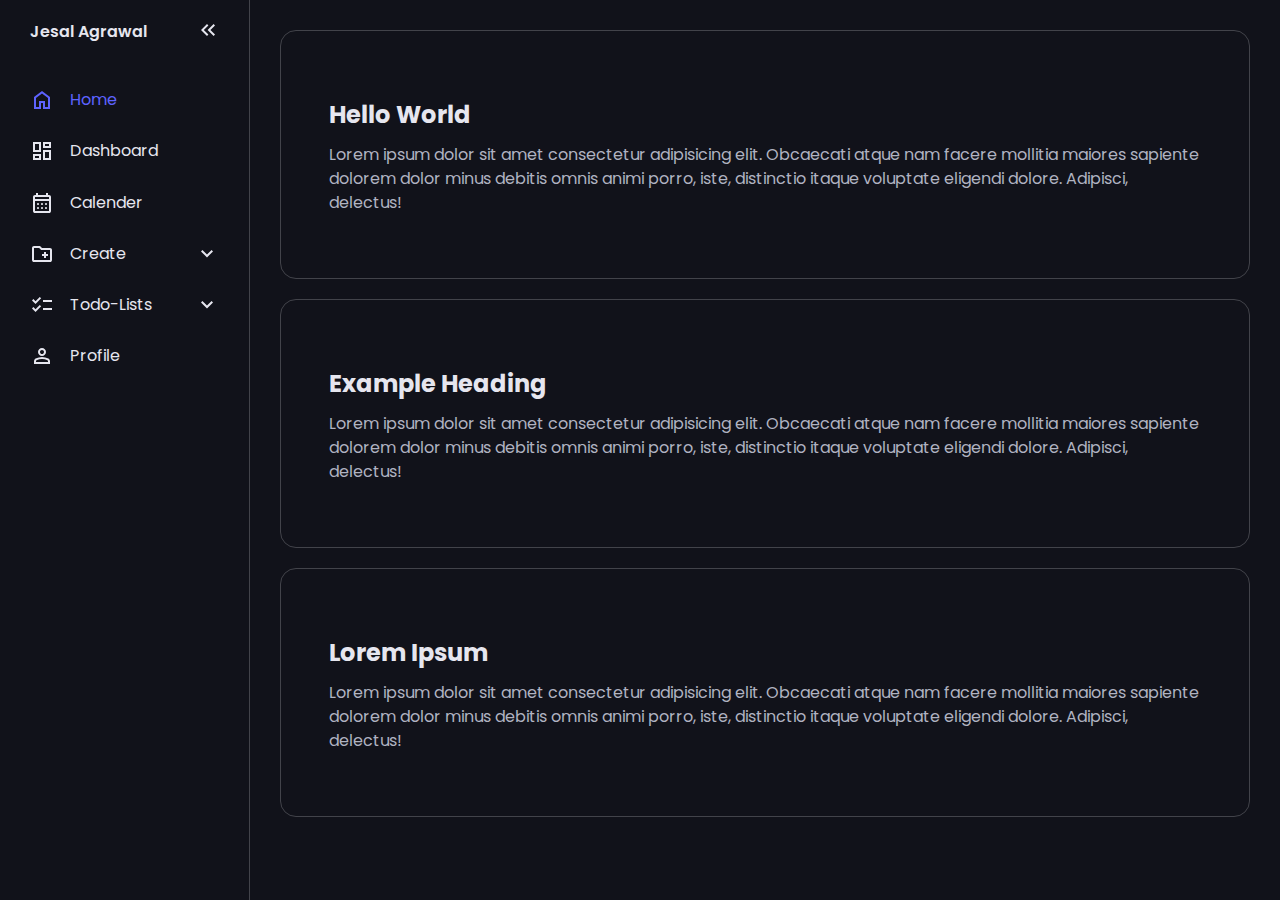
<file: index.html>
<!DOCTYPE html>
<html lang="en">
<head>
    <meta charset="UTF-8">
    <meta name="viewport" content="width=device-width, initial-scale=1.0">
    <title>Home</title>
    <link rel="stylesheet" href="style.css">
    <script type="text/javascript" src="app.js" defer></script>
</head>
<body>
    <nav id="sidebar">
        <ul>
            <li>
                <span class="logo">Jesal Agrawal</span>
                <button onclick=toggleSidebar() id="toggle-btn">
                    <svg xmlns="http://www.w3.org/2000/svg" height="24px" viewBox="0 -960 960 960" width="24px" fill="#5f6368"><path d="M440-240 200-480l240-240 56 56-183 184 183 184-56 56Zm264 0L464-480l240-240 56 56-183 184 183 184-56 56Z"/></svg>
                </button>
            </li>
            <li class="active">
                <a href="index.html">
                    <svg xmlns="http://www.w3.org/2000/svg" height="24px" viewBox="0 -960 960 960" width="24px" fill="#5f6368"><path d="M240-200h120v-240h240v240h120v-360L480-740 240-560v360Zm-80 80v-480l320-240 320 240v480H520v-240h-80v240H160Zm320-350Z"/></svg>
                    <span>Home</span>
                </a>
            </li>
            <li >
                <a href="dashboard.html">
                    <svg xmlns="http://www.w3.org/2000/svg" height="24px" viewBox="0 -960 960 960" width="24px" fill="#5f6368"><path d="M520-600v-240h320v240H520ZM120-440v-400h320v400H120Zm400 320v-400h320v400H520Zm-400 0v-240h320v240H120Zm80-400h160v-240H200v240Zm400 320h160v-240H600v240Zm0-480h160v-80H600v80ZM200-200h160v-80H200v80Zm160-320Zm240-160Zm0 240ZM360-280Z"/></svg>
                <span>Dashboard</span>
            </a>
            </li>
            <li >
                <a href="calendar.html">
                    <svg xmlns="http://www.w3.org/2000/svg" height="24px" viewBox="0 -960 960 960" width="24px" fill="#5f6368"><path d="M200-80q-33 0-56.5-23.5T120-160v-560q0-33 23.5-56.5T200-800h40v-80h80v80h320v-80h80v80h40q33 0 56.5 23.5T840-720v560q0 33-23.5 56.5T760-80H200Zm0-80h560v-400H200v400Zm0-480h560v-80H200v80Zm0 0v-80 80Zm280 240q-17 0-28.5-11.5T440-440q0-17 11.5-28.5T480-480q17 0 28.5 11.5T520-440q0 17-11.5 28.5T480-400Zm-160 0q-17 0-28.5-11.5T280-440q0-17 11.5-28.5T320-480q17 0 28.5 11.5T360-440q0 17-11.5 28.5T320-400Zm320 0q-17 0-28.5-11.5T600-440q0-17 11.5-28.5T640-480q17 0 28.5 11.5T680-440q0 17-11.5 28.5T640-400ZM480-240q-17 0-28.5-11.5T440-280q0-17 11.5-28.5T480-320q17 0 28.5 11.5T520-280q0 17-11.5 28.5T480-240Zm-160 0q-17 0-28.5-11.5T280-280q0-17 11.5-28.5T320-320q17 0 28.5 11.5T360-280q0 17-11.5 28.5T320-240Zm320 0q-17 0-28.5-11.5T600-280q0-17 11.5-28.5T640-320q17 0 28.5 11.5T680-280q0 17-11.5 28.5T640-240Z"/></svg>
                <span>Calender</span>
            </a>
            </li>
            <li>
                <button onclick=toggleSubMenu(this) class="dropdown-btn">
                    <svg xmlns="http://www.w3.org/2000/svg" height="24px" viewBox="0 -960 960 960" width="24px" fill="#5f6368"><path d="M560-320h80v-80h80v-80h-80v-80h-80v80h-80v80h80v80ZM160-160q-33 0-56.5-23.5T80-240v-480q0-33 23.5-56.5T160-800h240l80 80h320q33 0 56.5 23.5T880-640v400q0 33-23.5 56.5T800-160H160Zm0-80h640v-400H447l-80-80H160v480Zm0 0v-480 480Z"/></svg>
                    <span>Create</span>
                    <svg xmlns="http://www.w3.org/2000/svg" height="24px" viewBox="0 -960 960 960" width="24px" fill="#5f6368"><path d="M480-344 240-584l56-56 184 184 184-184 56 56-240 240Z"/></svg>
                </button>
                <ul class="sub-menu ">
                    <div>
                        <li> <a href="#">Folder</a></li>
                        <li> <a href="#">Document</a></li>
                        <li> <a href="#">Project</a></li>
                    </div>
                </ul>
            </li>
            <li>
                <button onclick=toggleSubMenu(this) class="dropdown-btn">
                    <svg xmlns="http://www.w3.org/2000/svg" height="24px" viewBox="0 -960 960 960" width="24px" fill="#5f6368"><path d="M222-200 80-342l56-56 85 85 170-170 56 57-225 226Zm0-320L80-662l56-56 85 85 170-170 56 57-225 226Zm298 240v-80h360v80H520Zm0-320v-80h360v80H520Z"/></svg>                    <span>Todo-Lists</span>
                    <svg xmlns="http://www.w3.org/2000/svg" height="24px" viewBox="0 -960 960 960" width="24px" fill="#5f6368"><path d="M480-344 240-584l56-56 184 184 184-184 56 56-240 240Z"/></svg>
                </button>
                <ul class="sub-menu ">
                    <div>
                        <li> <a href="#">Work</a></li>
                        <li> <a href="#">Private</a></li>
                        <li> <a href="#">Coding</a></li>
                        <li> <a href="#">Gardening</a></li>
                        <li> <a href="#">School</a></li>
                    </div>
                </ul>
            </li>
            <li >
                <a href="profile.html">
                    <svg xmlns="http://www.w3.org/2000/svg" height="24px" viewBox="0 -960 960 960" width="24px" fill="#5f6368"><path d="M480-480q-66 0-113-47t-47-113q0-66 47-113t113-47q66 0 113 47t47 113q0 66-47 113t-113 47ZM160-160v-112q0-34 17.5-62.5T224-378q62-31 126-46.5T480-440q66 0 130 15.5T736-378q29 15 46.5 43.5T800-272v112H160Zm80-80h480v-32q0-11-5.5-20T700-306q-54-27-109-40.5T480-360q-56 0-111 13.5T260-306q-9 5-14.5 14t-5.5 20v32Zm240-320q33 0 56.5-23.5T560-640q0-33-23.5-56.5T480-720q-33 0-56.5 23.5T400-640q0 33 23.5 56.5T480-560Zm0-80Zm0 400Z"/></svg>
                    <span>Profile</span>
                </a>
            </li>
        </ul>
    </nav>
    <main>
        <div class="container">
            <h2>Hello World</h2>
            <p>Lorem ipsum dolor sit amet consectetur adipisicing elit. Obcaecati atque nam facere mollitia maiores sapiente dolorem dolor minus debitis omnis animi porro, iste, distinctio itaque voluptate eligendi dolore. Adipisci, delectus!</p>
        </div>

        <div class="container">
            <h2>Example Heading</h2>
            <p>Lorem ipsum dolor sit amet consectetur adipisicing elit. Obcaecati atque nam facere mollitia maiores sapiente dolorem dolor minus debitis omnis animi porro, iste, distinctio itaque voluptate eligendi dolore. Adipisci, delectus!</p>
        </div>

        <div class="container">
            <h2>Lorem Ipsum</h2>
            <p>Lorem ipsum dolor sit amet consectetur adipisicing elit. Obcaecati atque nam facere mollitia maiores sapiente dolorem dolor minus debitis omnis animi porro, iste, distinctio itaque voluptate eligendi dolore. Adipisci, delectus!</p>
        </div>
    </main>
</body>
</html>
</file>
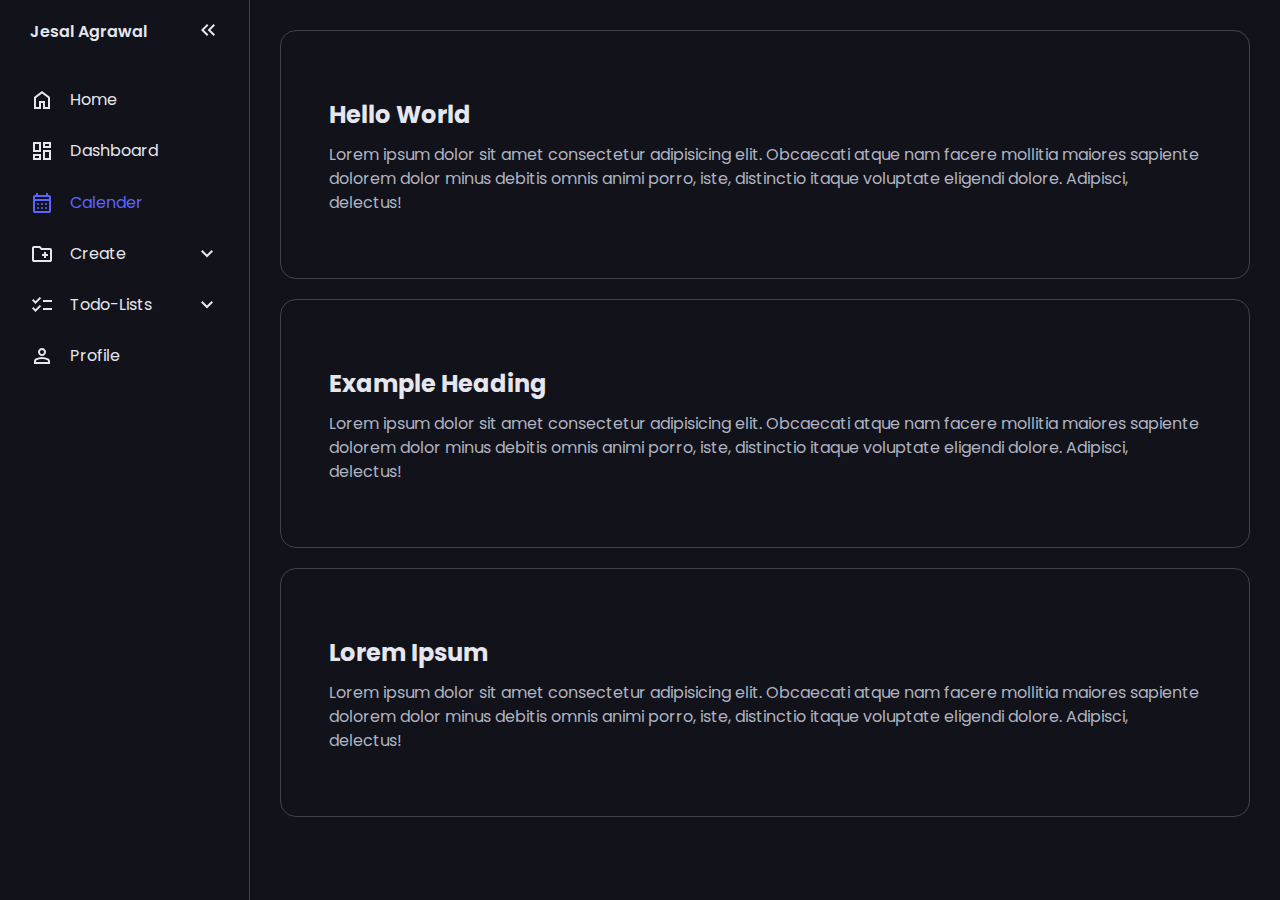
<file: calendar.html>
<!DOCTYPE html>
<html lang="en">
<head>
    <meta charset="UTF-8">
    <meta name="viewport" content="width=device-width, initial-scale=1.0">
    <title>Calender</title>
    <link rel="stylesheet" href="style.css">
    <script type="text/javascript" src="app.js" defer></script>
</head>
<body>
    <nav id="sidebar">
        <ul>
            <li>
                <span class="logo">Jesal Agrawal</span>
                <button onclick=toggleSidebar() id="toggle-btn">
                    <svg xmlns="http://www.w3.org/2000/svg" height="24px" viewBox="0 -960 960 960" width="24px" fill="#5f6368"><path d="M440-240 200-480l240-240 56 56-183 184 183 184-56 56Zm264 0L464-480l240-240 56 56-183 184 183 184-56 56Z"/></svg>
                </button>
            </li>
            <li >
                <a href="index.html">
                    <svg xmlns="http://www.w3.org/2000/svg" height="24px" viewBox="0 -960 960 960" width="24px" fill="#5f6368"><path d="M240-200h120v-240h240v240h120v-360L480-740 240-560v360Zm-80 80v-480l320-240 320 240v480H520v-240h-80v240H160Zm320-350Z"/></svg>
                    <span>Home</span>
                </a>
            </li>
            <li >
                <a href="dashboard.html">
                    <svg xmlns="http://www.w3.org/2000/svg" height="24px" viewBox="0 -960 960 960" width="24px" fill="#5f6368"><path d="M520-600v-240h320v240H520ZM120-440v-400h320v400H120Zm400 320v-400h320v400H520Zm-400 0v-240h320v240H120Zm80-400h160v-240H200v240Zm400 320h160v-240H600v240Zm0-480h160v-80H600v80ZM200-200h160v-80H200v80Zm160-320Zm240-160Zm0 240ZM360-280Z"/></svg>
                <span>Dashboard</span>
            </a>
            </li>
            <li class="active">
                <a href="calendar.html">
                    <svg xmlns="http://www.w3.org/2000/svg" height="24px" viewBox="0 -960 960 960" width="24px" fill="#5f6368"><path d="M200-80q-33 0-56.5-23.5T120-160v-560q0-33 23.5-56.5T200-800h40v-80h80v80h320v-80h80v80h40q33 0 56.5 23.5T840-720v560q0 33-23.5 56.5T760-80H200Zm0-80h560v-400H200v400Zm0-480h560v-80H200v80Zm0 0v-80 80Zm280 240q-17 0-28.5-11.5T440-440q0-17 11.5-28.5T480-480q17 0 28.5 11.5T520-440q0 17-11.5 28.5T480-400Zm-160 0q-17 0-28.5-11.5T280-440q0-17 11.5-28.5T320-480q17 0 28.5 11.5T360-440q0 17-11.5 28.5T320-400Zm320 0q-17 0-28.5-11.5T600-440q0-17 11.5-28.5T640-480q17 0 28.5 11.5T680-440q0 17-11.5 28.5T640-400ZM480-240q-17 0-28.5-11.5T440-280q0-17 11.5-28.5T480-320q17 0 28.5 11.5T520-280q0 17-11.5 28.5T480-240Zm-160 0q-17 0-28.5-11.5T280-280q0-17 11.5-28.5T320-320q17 0 28.5 11.5T360-280q0 17-11.5 28.5T320-240Zm320 0q-17 0-28.5-11.5T600-280q0-17 11.5-28.5T640-320q17 0 28.5 11.5T680-280q0 17-11.5 28.5T640-240Z"/></svg>
                <span>Calender</span>
            </a>
            </li>
            <li>
                <button onclick=toggleSubMenu(this) class="dropdown-btn">
                    <svg xmlns="http://www.w3.org/2000/svg" height="24px" viewBox="0 -960 960 960" width="24px" fill="#5f6368"><path d="M560-320h80v-80h80v-80h-80v-80h-80v80h-80v80h80v80ZM160-160q-33 0-56.5-23.5T80-240v-480q0-33 23.5-56.5T160-800h240l80 80h320q33 0 56.5 23.5T880-640v400q0 33-23.5 56.5T800-160H160Zm0-80h640v-400H447l-80-80H160v480Zm0 0v-480 480Z"/></svg>
                    <span>Create</span>
                    <svg xmlns="http://www.w3.org/2000/svg" height="24px" viewBox="0 -960 960 960" width="24px" fill="#5f6368"><path d="M480-344 240-584l56-56 184 184 184-184 56 56-240 240Z"/></svg>
                </button>
                <ul class="sub-menu ">
                    <div>
                        <li> <a href="#">Folder</a></li>
                        <li> <a href="#">Document</a></li>
                        <li> <a href="#">Project</a></li>
                    </div>
                </ul>
            </li>
            <li>
                <button onclick=toggleSubMenu(this) class="dropdown-btn">
                    <svg xmlns="http://www.w3.org/2000/svg" height="24px" viewBox="0 -960 960 960" width="24px" fill="#5f6368"><path d="M222-200 80-342l56-56 85 85 170-170 56 57-225 226Zm0-320L80-662l56-56 85 85 170-170 56 57-225 226Zm298 240v-80h360v80H520Zm0-320v-80h360v80H520Z"/></svg>                    <span>Todo-Lists</span>
                    <svg xmlns="http://www.w3.org/2000/svg" height="24px" viewBox="0 -960 960 960" width="24px" fill="#5f6368"><path d="M480-344 240-584l56-56 184 184 184-184 56 56-240 240Z"/></svg>
                </button>
                <ul class="sub-menu ">
                    <div>
                        <li> <a href="#">Work</a></li>
                        <li> <a href="#">Private</a></li>
                        <li> <a href="#">Coding</a></li>
                        <li> <a href="#">Gardening</a></li>
                        <li> <a href="#">School</a></li>
                    </div>
                </ul>
            </li>
            <li>
                <a href="profile.html">
                    <svg xmlns="http://www.w3.org/2000/svg" height="24px" viewBox="0 -960 960 960" width="24px" fill="#5f6368"><path d="M480-480q-66 0-113-47t-47-113q0-66 47-113t113-47q66 0 113 47t47 113q0 66-47 113t-113 47ZM160-160v-112q0-34 17.5-62.5T224-378q62-31 126-46.5T480-440q66 0 130 15.5T736-378q29 15 46.5 43.5T800-272v112H160Zm80-80h480v-32q0-11-5.5-20T700-306q-54-27-109-40.5T480-360q-56 0-111 13.5T260-306q-9 5-14.5 14t-5.5 20v32Zm240-320q33 0 56.5-23.5T560-640q0-33-23.5-56.5T480-720q-33 0-56.5 23.5T400-640q0 33 23.5 56.5T480-560Zm0-80Zm0 400Z"/></svg>
                    <span>Profile</span>
                </a>
            </li>
        </ul>
    </nav>
    <main>
        <div class="container">
            <h2>Hello World</h2>
            <p>Lorem ipsum dolor sit amet consectetur adipisicing elit. Obcaecati atque nam facere mollitia maiores sapiente dolorem dolor minus debitis omnis animi porro, iste, distinctio itaque voluptate eligendi dolore. Adipisci, delectus!</p>
        </div>

        <div class="container">
            <h2>Example Heading</h2>
            <p>Lorem ipsum dolor sit amet consectetur adipisicing elit. Obcaecati atque nam facere mollitia maiores sapiente dolorem dolor minus debitis omnis animi porro, iste, distinctio itaque voluptate eligendi dolore. Adipisci, delectus!</p>
        </div>

        <div class="container">
            <h2>Lorem Ipsum</h2>
            <p>Lorem ipsum dolor sit amet consectetur adipisicing elit. Obcaecati atque nam facere mollitia maiores sapiente dolorem dolor minus debitis omnis animi porro, iste, distinctio itaque voluptate eligendi dolore. Adipisci, delectus!</p>
        </div>
    </main>
</body>
</html>
</file>
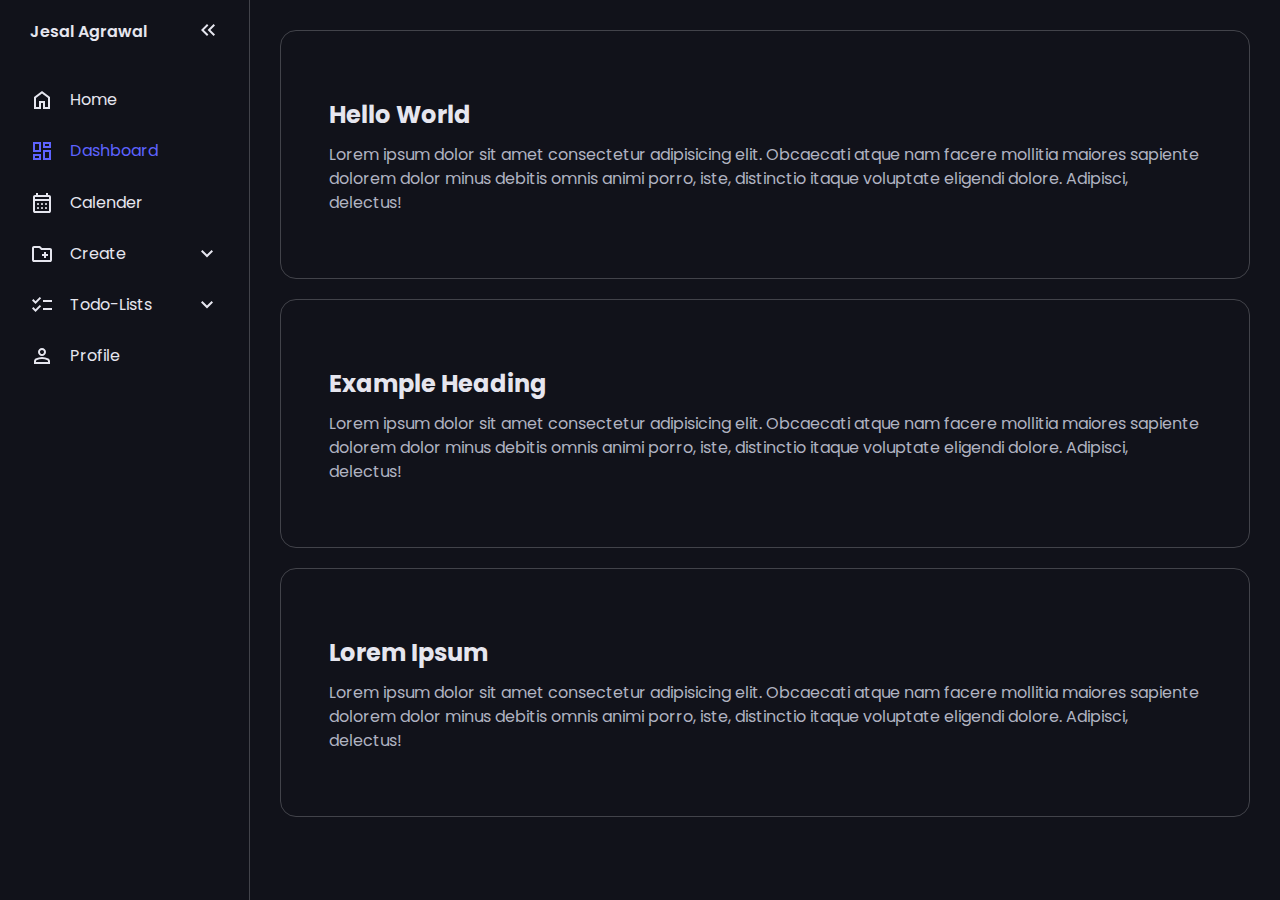
<file: dashboard.html>
<!DOCTYPE html>
<html lang="en">
<head>
    <meta charset="UTF-8">
    <meta name="viewport" content="width=device-width, initial-scale=1.0">
    <title>Dashboard</title>
    <link rel="stylesheet" href="style.css">
    <script type="text/javascript" src="app.js" defer></script>
</head>
<body>
    <nav id="sidebar">
        <ul>
            <li>
                <span class="logo">Jesal Agrawal</span>
                <button onclick=toggleSidebar() id="toggle-btn">
                    <svg xmlns="http://www.w3.org/2000/svg" height="24px" viewBox="0 -960 960 960" width="24px" fill="#5f6368"><path d="M440-240 200-480l240-240 56 56-183 184 183 184-56 56Zm264 0L464-480l240-240 56 56-183 184 183 184-56 56Z"/></svg>
                </button>
            </li>
            <li >
                <a href="index.html">
                    <svg xmlns="http://www.w3.org/2000/svg" height="24px" viewBox="0 -960 960 960" width="24px" fill="#5f6368"><path d="M240-200h120v-240h240v240h120v-360L480-740 240-560v360Zm-80 80v-480l320-240 320 240v480H520v-240h-80v240H160Zm320-350Z"/></svg>
                    <span>Home</span>
                </a>
            </li>
            <li class="active">
                <a href="dashboard.html">
                    <svg xmlns="http://www.w3.org/2000/svg" height="24px" viewBox="0 -960 960 960" width="24px" fill="#5f6368"><path d="M520-600v-240h320v240H520ZM120-440v-400h320v400H120Zm400 320v-400h320v400H520Zm-400 0v-240h320v240H120Zm80-400h160v-240H200v240Zm400 320h160v-240H600v240Zm0-480h160v-80H600v80ZM200-200h160v-80H200v80Zm160-320Zm240-160Zm0 240ZM360-280Z"/></svg>
                <span>Dashboard</span>
            </a>
            </li>
            <li >
                <a href="calendar.html">
                    <svg xmlns="http://www.w3.org/2000/svg" height="24px" viewBox="0 -960 960 960" width="24px" fill="#5f6368"><path d="M200-80q-33 0-56.5-23.5T120-160v-560q0-33 23.5-56.5T200-800h40v-80h80v80h320v-80h80v80h40q33 0 56.5 23.5T840-720v560q0 33-23.5 56.5T760-80H200Zm0-80h560v-400H200v400Zm0-480h560v-80H200v80Zm0 0v-80 80Zm280 240q-17 0-28.5-11.5T440-440q0-17 11.5-28.5T480-480q17 0 28.5 11.5T520-440q0 17-11.5 28.5T480-400Zm-160 0q-17 0-28.5-11.5T280-440q0-17 11.5-28.5T320-480q17 0 28.5 11.5T360-440q0 17-11.5 28.5T320-400Zm320 0q-17 0-28.5-11.5T600-440q0-17 11.5-28.5T640-480q17 0 28.5 11.5T680-440q0 17-11.5 28.5T640-400ZM480-240q-17 0-28.5-11.5T440-280q0-17 11.5-28.5T480-320q17 0 28.5 11.5T520-280q0 17-11.5 28.5T480-240Zm-160 0q-17 0-28.5-11.5T280-280q0-17 11.5-28.5T320-320q17 0 28.5 11.5T360-280q0 17-11.5 28.5T320-240Zm320 0q-17 0-28.5-11.5T600-280q0-17 11.5-28.5T640-320q17 0 28.5 11.5T680-280q0 17-11.5 28.5T640-240Z"/></svg>
                <span>Calender</span>
            </a>
            </li>
            <li>
                <button onclick=toggleSubMenu(this) class="dropdown-btn">
                    <svg xmlns="http://www.w3.org/2000/svg" height="24px" viewBox="0 -960 960 960" width="24px" fill="#5f6368"><path d="M560-320h80v-80h80v-80h-80v-80h-80v80h-80v80h80v80ZM160-160q-33 0-56.5-23.5T80-240v-480q0-33 23.5-56.5T160-800h240l80 80h320q33 0 56.5 23.5T880-640v400q0 33-23.5 56.5T800-160H160Zm0-80h640v-400H447l-80-80H160v480Zm0 0v-480 480Z"/></svg>
                    <span>Create</span>
                    <svg xmlns="http://www.w3.org/2000/svg" height="24px" viewBox="0 -960 960 960" width="24px" fill="#5f6368"><path d="M480-344 240-584l56-56 184 184 184-184 56 56-240 240Z"/></svg>
                </button>
                <ul class="sub-menu ">
                    <div>
                        <li> <a href="#">Folder</a></li>
                        <li> <a href="#">Document</a></li>
                        <li> <a href="#">Project</a></li>
                    </div>
                </ul>
            </li>
            <li>
                <button onclick=toggleSubMenu(this) class="dropdown-btn">
                    <svg xmlns="http://www.w3.org/2000/svg" height="24px" viewBox="0 -960 960 960" width="24px" fill="#5f6368"><path d="M222-200 80-342l56-56 85 85 170-170 56 57-225 226Zm0-320L80-662l56-56 85 85 170-170 56 57-225 226Zm298 240v-80h360v80H520Zm0-320v-80h360v80H520Z"/></svg>                    <span>Todo-Lists</span>
                    <svg xmlns="http://www.w3.org/2000/svg" height="24px" viewBox="0 -960 960 960" width="24px" fill="#5f6368"><path d="M480-344 240-584l56-56 184 184 184-184 56 56-240 240Z"/></svg>
                </button>
                <ul class="sub-menu ">
                    <div>
                        <li> <a href="#">Work</a></li>
                        <li> <a href="#">Private</a></li>
                        <li> <a href="#">Coding</a></li>
                        <li> <a href="#">Gardening</a></li>
                        <li> <a href="#">School</a></li>
                    </div>
                </ul>
            </li>
            <li >
                <a href="profile.html">
                    <svg xmlns="http://www.w3.org/2000/svg" height="24px" viewBox="0 -960 960 960" width="24px" fill="#5f6368"><path d="M480-480q-66 0-113-47t-47-113q0-66 47-113t113-47q66 0 113 47t47 113q0 66-47 113t-113 47ZM160-160v-112q0-34 17.5-62.5T224-378q62-31 126-46.5T480-440q66 0 130 15.5T736-378q29 15 46.5 43.5T800-272v112H160Zm80-80h480v-32q0-11-5.5-20T700-306q-54-27-109-40.5T480-360q-56 0-111 13.5T260-306q-9 5-14.5 14t-5.5 20v32Zm240-320q33 0 56.5-23.5T560-640q0-33-23.5-56.5T480-720q-33 0-56.5 23.5T400-640q0 33 23.5 56.5T480-560Zm0-80Zm0 400Z"/></svg>
                    <span>Profile</span>
                </a>
            </li>
        </ul>
    </nav>
    <main>
        <div class="container">
            <h2>Hello World</h2>
            <p>Lorem ipsum dolor sit amet consectetur adipisicing elit. Obcaecati atque nam facere mollitia maiores sapiente dolorem dolor minus debitis omnis animi porro, iste, distinctio itaque voluptate eligendi dolore. Adipisci, delectus!</p>
        </div>

        <div class="container">
            <h2>Example Heading</h2>
            <p>Lorem ipsum dolor sit amet consectetur adipisicing elit. Obcaecati atque nam facere mollitia maiores sapiente dolorem dolor minus debitis omnis animi porro, iste, distinctio itaque voluptate eligendi dolore. Adipisci, delectus!</p>
        </div>

        <div class="container">
            <h2>Lorem Ipsum</h2>
            <p>Lorem ipsum dolor sit amet consectetur adipisicing elit. Obcaecati atque nam facere mollitia maiores sapiente dolorem dolor minus debitis omnis animi porro, iste, distinctio itaque voluptate eligendi dolore. Adipisci, delectus!</p>
        </div>
    </main>
</body>
</html>
</file>
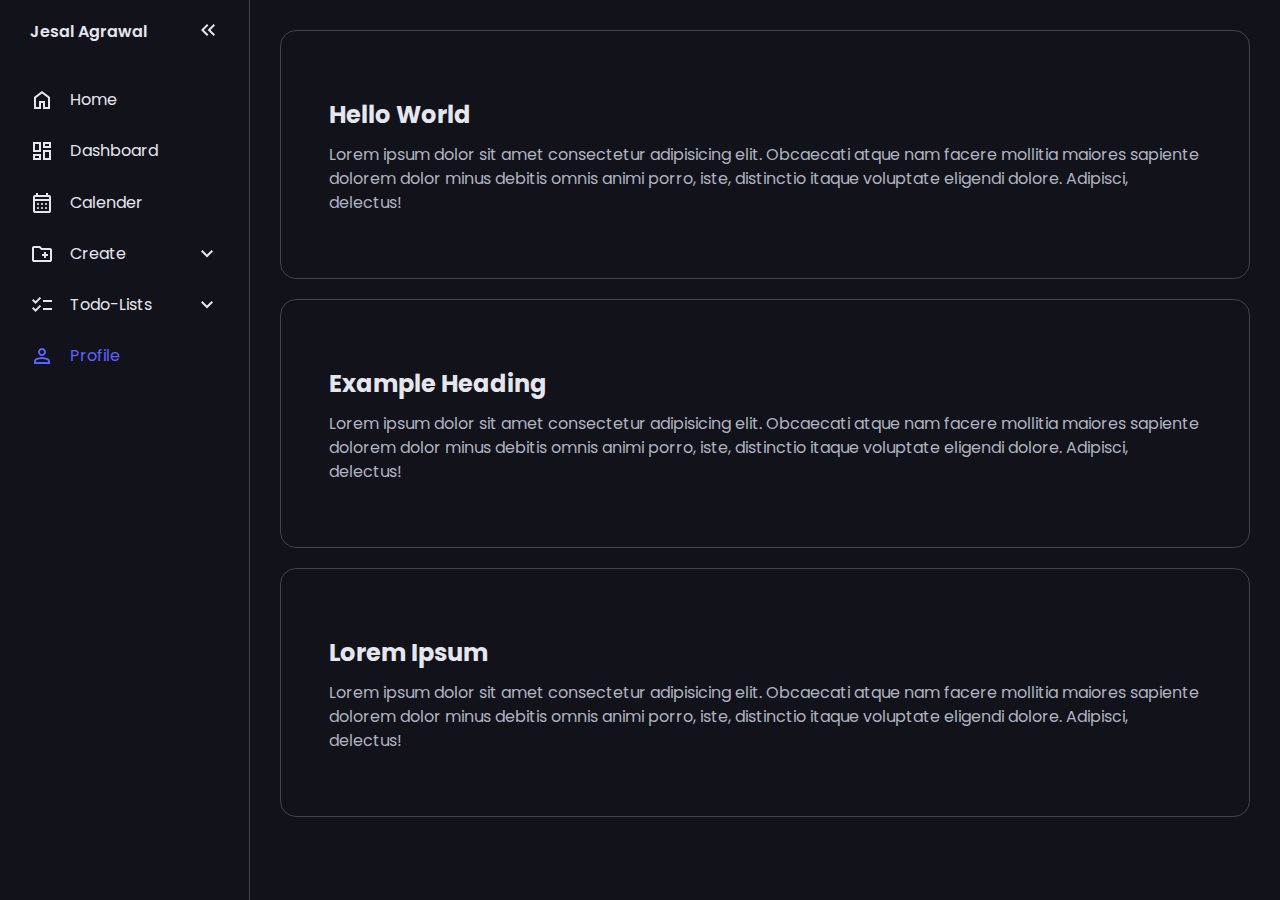
<file: profile.html>
<!DOCTYPE html>
<html lang="en">
<head>
    <meta charset="UTF-8">
    <meta name="viewport" content="width=device-width, initial-scale=1.0">
    <title>Home</title>
    <link rel="stylesheet" href="style.css">
    <script type="text/javascript" src="app.js" defer></script>
</head>
<body>
    <nav id="sidebar">
        <ul>
            <li>
                <span class="logo">Jesal Agrawal</span>
                <button onclick=toggleSidebar() id="toggle-btn">
                    <svg xmlns="http://www.w3.org/2000/svg" height="24px" viewBox="0 -960 960 960" width="24px" fill="#5f6368"><path d="M440-240 200-480l240-240 56 56-183 184 183 184-56 56Zm264 0L464-480l240-240 56 56-183 184 183 184-56 56Z"/></svg>
                </button>
            </li>
            <li >
                <a href="index.html">
                    <svg xmlns="http://www.w3.org/2000/svg" height="24px" viewBox="0 -960 960 960" width="24px" fill="#5f6368"><path d="M240-200h120v-240h240v240h120v-360L480-740 240-560v360Zm-80 80v-480l320-240 320 240v480H520v-240h-80v240H160Zm320-350Z"/></svg>
                    <span>Home</span>
                </a>
            </li>
            <li >
                <a href="dashboard.html">
                    <svg xmlns="http://www.w3.org/2000/svg" height="24px" viewBox="0 -960 960 960" width="24px" fill="#5f6368"><path d="M520-600v-240h320v240H520ZM120-440v-400h320v400H120Zm400 320v-400h320v400H520Zm-400 0v-240h320v240H120Zm80-400h160v-240H200v240Zm400 320h160v-240H600v240Zm0-480h160v-80H600v80ZM200-200h160v-80H200v80Zm160-320Zm240-160Zm0 240ZM360-280Z"/></svg>
                <span>Dashboard</span>
            </a>
            </li>
            <li>
                <a href="calendar.html">
                    <svg xmlns="http://www.w3.org/2000/svg" height="24px" viewBox="0 -960 960 960" width="24px" fill="#5f6368"><path d="M200-80q-33 0-56.5-23.5T120-160v-560q0-33 23.5-56.5T200-800h40v-80h80v80h320v-80h80v80h40q33 0 56.5 23.5T840-720v560q0 33-23.5 56.5T760-80H200Zm0-80h560v-400H200v400Zm0-480h560v-80H200v80Zm0 0v-80 80Zm280 240q-17 0-28.5-11.5T440-440q0-17 11.5-28.5T480-480q17 0 28.5 11.5T520-440q0 17-11.5 28.5T480-400Zm-160 0q-17 0-28.5-11.5T280-440q0-17 11.5-28.5T320-480q17 0 28.5 11.5T360-440q0 17-11.5 28.5T320-400Zm320 0q-17 0-28.5-11.5T600-440q0-17 11.5-28.5T640-480q17 0 28.5 11.5T680-440q0 17-11.5 28.5T640-400ZM480-240q-17 0-28.5-11.5T440-280q0-17 11.5-28.5T480-320q17 0 28.5 11.5T520-280q0 17-11.5 28.5T480-240Zm-160 0q-17 0-28.5-11.5T280-280q0-17 11.5-28.5T320-320q17 0 28.5 11.5T360-280q0 17-11.5 28.5T320-240Zm320 0q-17 0-28.5-11.5T600-280q0-17 11.5-28.5T640-320q17 0 28.5 11.5T680-280q0 17-11.5 28.5T640-240Z"/></svg>
                <span>Calender</span>
            </a>
            </li>
            <li>
                <button onclick=toggleSubMenu(this) class="dropdown-btn">
                    <svg xmlns="http://www.w3.org/2000/svg" height="24px" viewBox="0 -960 960 960" width="24px" fill="#5f6368"><path d="M560-320h80v-80h80v-80h-80v-80h-80v80h-80v80h80v80ZM160-160q-33 0-56.5-23.5T80-240v-480q0-33 23.5-56.5T160-800h240l80 80h320q33 0 56.5 23.5T880-640v400q0 33-23.5 56.5T800-160H160Zm0-80h640v-400H447l-80-80H160v480Zm0 0v-480 480Z"/></svg>
                    <span>Create</span>
                    <svg xmlns="http://www.w3.org/2000/svg" height="24px" viewBox="0 -960 960 960" width="24px" fill="#5f6368"><path d="M480-344 240-584l56-56 184 184 184-184 56 56-240 240Z"/></svg>
                </button>
                <ul class="sub-menu ">
                    <div>
                        <li> <a href="#">Folder</a></li>
                        <li> <a href="#">Document</a></li>
                        <li> <a href="#">Project</a></li>
                    </div>
                </ul>
            </li>
            <li>
                <button onclick=toggleSubMenu(this) class="dropdown-btn">
                    <svg xmlns="http://www.w3.org/2000/svg" height="24px" viewBox="0 -960 960 960" width="24px" fill="#5f6368"><path d="M222-200 80-342l56-56 85 85 170-170 56 57-225 226Zm0-320L80-662l56-56 85 85 170-170 56 57-225 226Zm298 240v-80h360v80H520Zm0-320v-80h360v80H520Z"/></svg>                    <span>Todo-Lists</span>
                    <svg xmlns="http://www.w3.org/2000/svg" height="24px" viewBox="0 -960 960 960" width="24px" fill="#5f6368"><path d="M480-344 240-584l56-56 184 184 184-184 56 56-240 240Z"/></svg>
                </button>
                <ul class="sub-menu ">
                    <div>
                        <li> <a href="#">Work</a></li>
                        <li> <a href="#">Private</a></li>
                        <li> <a href="#">Coding</a></li>
                        <li> <a href="#">Gardening</a></li>
                        <li> <a href="#">School</a></li>
                    </div>
                </ul>
            </li>
            <li class="active">
                <a href="profile.html">
                    <svg xmlns="http://www.w3.org/2000/svg" height="24px" viewBox="0 -960 960 960" width="24px" fill="#5f6368"><path d="M480-480q-66 0-113-47t-47-113q0-66 47-113t113-47q66 0 113 47t47 113q0 66-47 113t-113 47ZM160-160v-112q0-34 17.5-62.5T224-378q62-31 126-46.5T480-440q66 0 130 15.5T736-378q29 15 46.5 43.5T800-272v112H160Zm80-80h480v-32q0-11-5.5-20T700-306q-54-27-109-40.5T480-360q-56 0-111 13.5T260-306q-9 5-14.5 14t-5.5 20v32Zm240-320q33 0 56.5-23.5T560-640q0-33-23.5-56.5T480-720q-33 0-56.5 23.5T400-640q0 33 23.5 56.5T480-560Zm0-80Zm0 400Z"/></svg>
                    <span>Profile</span>
                </a>
            </li>
        </ul>
    </nav>
    <main>
        <div class="container">
            <h2>Hello World</h2>
            <p>Lorem ipsum dolor sit amet consectetur adipisicing elit. Obcaecati atque nam facere mollitia maiores sapiente dolorem dolor minus debitis omnis animi porro, iste, distinctio itaque voluptate eligendi dolore. Adipisci, delectus!</p>
        </div>

        <div class="container">
            <h2>Example Heading</h2>
            <p>Lorem ipsum dolor sit amet consectetur adipisicing elit. Obcaecati atque nam facere mollitia maiores sapiente dolorem dolor minus debitis omnis animi porro, iste, distinctio itaque voluptate eligendi dolore. Adipisci, delectus!</p>
        </div>

        <div class="container">
            <h2>Lorem Ipsum</h2>
            <p>Lorem ipsum dolor sit amet consectetur adipisicing elit. Obcaecati atque nam facere mollitia maiores sapiente dolorem dolor minus debitis omnis animi porro, iste, distinctio itaque voluptate eligendi dolore. Adipisci, delectus!</p>
        </div>
    </main>
</body>
</html>
</file>
<file: style.css>
@import url('https://fonts.googleapis.com/css?family=Poppins');
:root{
    --base-clr: #11121a;
    --line-clr: #42434a;
    --hover-clr: #222533;
    --text-clr: #e6e6ef;
    --accent-clr: #5e63ff;
    --secondary-ext-clr: #b0b3c1;
}
*{
    margin: 0;
    padding: 0;
}
html{
    font-family: Poppins, 'Segoe UI', 'Segoe UI', Tahoma, Geneva, Verdana, sans-serif;
    line-height: 1.5rem;
}
body{
    min-height: 100vh;
    min-height: 100dvh;
    background-color: var(--base-clr);
    color: var(--text-clr);
    display: grid;
    grid-template-columns: auto 1fr;
}
#sidebar{
    box-sizing: border-box;
    height: 100vh;
    width: 250px;
    padding: 5px 1em;
    background-color: var(--base-clr);
    border-right: 1px solid var(--line-clr);

    position: sticky;
    top: 0;
    align-self: start;
    transition: 300ms ease-in-out;
    overflow: hidden;
    text-wrap: nowrap;
}
#sidebar.close{
    padding: 5px;
    width: 60px;
}
#sidebar ul{
    list-style: none;
}
#sidebar > ul > li:first-child{
    display: flex;
    justify-content: flex-end;
    margin-bottom: 16px;
    .logo{
        font-weight: 600;
    }
}
#sidebar ul li.active a{
    color: var(--accent-clr);

    svg{
        fill: var(--accent-clr);
    }
}
#sidebar a, #sidebar .dropdown-btn, #sidebar .logo{
    border-radius: .5em;
    padding: .85em;
    text-decoration: none;
    color: var(--text-clr);
    display: flex;
    align-items: center;
    gap: 1em;
}
.dropdown-btn{
    width: 100%;
    text-align: left;
    background: none;
    border: none;
    font: inherit;
    cursor: pointer;
}
#sidebar svg{
    flex-shrink: 0;
    fill: var(--text-clr);
}
#sidebar a span, #sidebar .dropdown-btn span{
    flex-grow: 1;
}
#sidebar a:hover, #sidebar .dropdown-btn:hover{
    background-color: var(--hover-clr);

}
main{
    padding: min(30px, 7%);
}
main p{
    color:var(--secondary-ext-clr);
    margin-top: 5px;
    margin-bottom: 15px;
}
.container{
    border: 1px solid var(--line-clr);
    border-radius: 1em;
    margin-bottom: 20px;
    padding: min(3em, 15%);

    h2, p{ margin-top: 1em;}
}
#sidebar .sub-menu{
    display: grid;
    grid-template-rows: 0fr;
    transition: 300ms ease-in-out;

    > div{
        overflow: hidden;
    }
}
#sidebar .sub-menu.show{
    grid-template-rows: 1fr;
}
.dropdown-btn svg{
    transition: 200ms ease;
}
.rotate svg:last-child{
    rotate: -180deg;
}
#sidebar .sub-menu a{
    padding-left: 2em;
}
#toggle-btn{
    margin-left: auto;
    padding: 1em;
    border: none;
    border-radius: .5em;
    background: none;
    cursor: pointer;

    svg{
        transition: rotate 150ms ease;
    }
}
#toggle-btn:hover{
    background-color: var(--hover-clr);
}

@media(max-width:800px){
    body{
        grid-template-columns: 1fr;
    }
    main{
        padding: 2em 1em 60px 1em;
    }
    .container{
        border: none;
        padding: 0;
    }
    #sidebar{
        height: 60px;
        width: 100%;
        border-right: none;
        border-top: 1px solid var(--line-clr);
        padding: 0;
        position: fixed;
        top: unset;
        bottom: 0;

        > ul{
            padding: 0;
            display: grid;
            grid-auto-columns: 60px;
            grid-auto-flow: column;
            align-items: center;
            overflow-x: scroll;
        }
        ul li{
            height: 100%;
        }
        ul a, ul .dropdown-btn{
            width: 60px;
            height: 60px;
            padding: 0;
            border-radius: 0;
            justify-content: center;
        }
        ul li span, ul li:first-child, .dropdown-btn svg:last-child{
            display: none;
        }
        ul li .sub-menu.show{
            position: fixed;
            bottom: 60px;
            left: 0;
            box-sizing: border-box;
            height: 60px;
            width: 100%;
            background-color: var(--hover-clr);
            border-top: 1px solid var(--line-clr);
            display: flex;
            justify-content: center;

            >div{
                overflow-x: auto;
            }
            li{
                display: inline-flex;
            }
            a{
                box-sizing: border-box;
                padding: 1em;
                width: auto;
                justify-content: center;
            }
        }
    }
}
</file>
